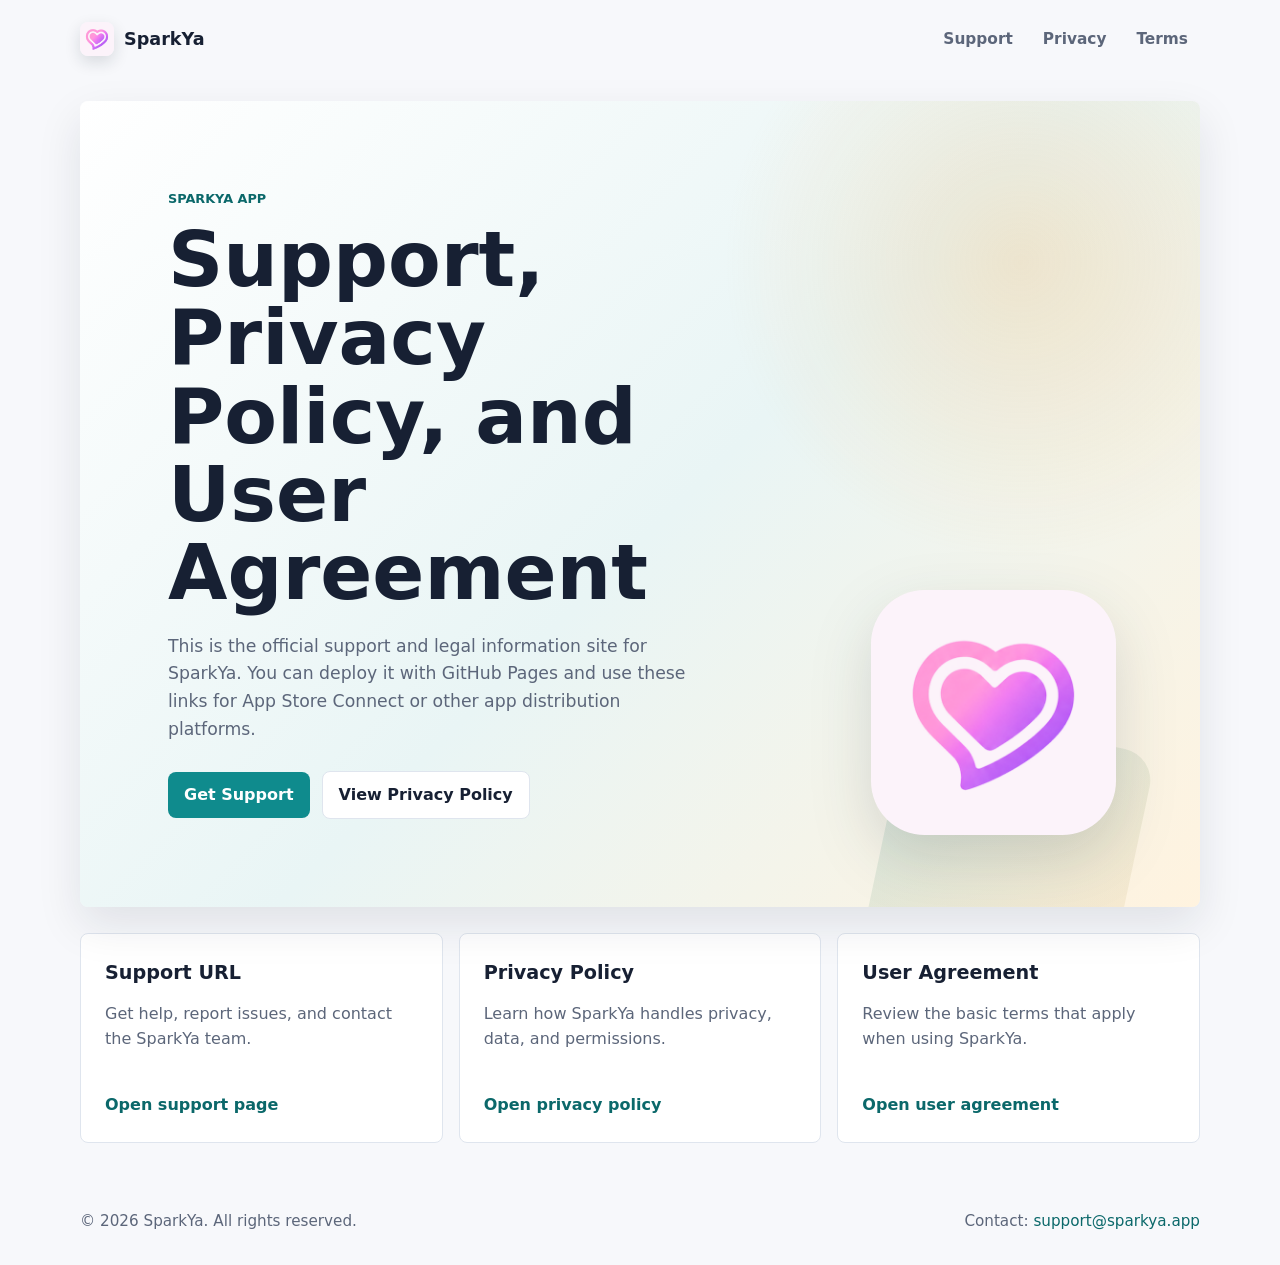
<file: index.html>
<!doctype html>
<html lang="en">
  <head>
    <meta charset="utf-8">
    <meta name="viewport" content="width=device-width, initial-scale=1">
    <meta name="description" content="SparkYa app support, privacy policy, and terms of service.">
    <title>SparkYa | Support & Legal</title>
    <link rel="icon" type="image/png" href="assets/app-icon.png">
    <link rel="stylesheet" href="assets/styles.css">
  </head>
  <body>
    <header class="site-header">
      <a class="brand" href="index.html" aria-label="SparkYa home">
        <img class="brand-mark" src="assets/app-icon.png" alt="" aria-hidden="true">
        <span>SparkYa</span>
      </a>
      <nav class="nav" aria-label="Primary navigation">
        <a href="support.html">Support</a>
        <a href="privacy.html">Privacy</a>
        <a href="terms.html">Terms</a>
      </nav>
    </header>

    <main>
      <section class="hero">
        <div class="hero-copy">
          <p class="eyebrow">SparkYa App</p>
          <h1>Support, Privacy Policy, and User Agreement</h1>
          <p>
            This is the official support and legal information site for SparkYa.
            You can deploy it with GitHub Pages and use these links for App Store
            Connect or other app distribution platforms.
          </p>
          <div class="hero-actions" aria-label="Main links">
            <a class="button primary" href="support.html">Get Support</a>
            <a class="button secondary" href="privacy.html">View Privacy Policy</a>
          </div>
        </div>
        <img class="hero-art" src="assets/app-icon.png" alt="SparkYa app icon">
      </section>

      <section class="link-grid" aria-label="SparkYa legal and support pages">
        <article class="link-card">
          <h2>Support URL</h2>
          <p>Get help, report issues, and contact the SparkYa team.</p>
          <a href="support.html">Open support page</a>
        </article>
        <article class="link-card">
          <h2>Privacy Policy</h2>
          <p>Learn how SparkYa handles privacy, data, and permissions.</p>
          <a href="privacy.html">Open privacy policy</a>
        </article>
        <article class="link-card">
          <h2>User Agreement</h2>
          <p>Review the basic terms that apply when using SparkYa.</p>
          <a href="terms.html">Open user agreement</a>
        </article>
      </section>
    </main>

    <footer class="site-footer">
      <p>© 2026 SparkYa. All rights reserved.</p>
      <p>
        Contact:
        <a href="mailto:support@sparkya.app">support@sparkya.app</a>
      </p>
    </footer>
  </body>
</html>
</file>
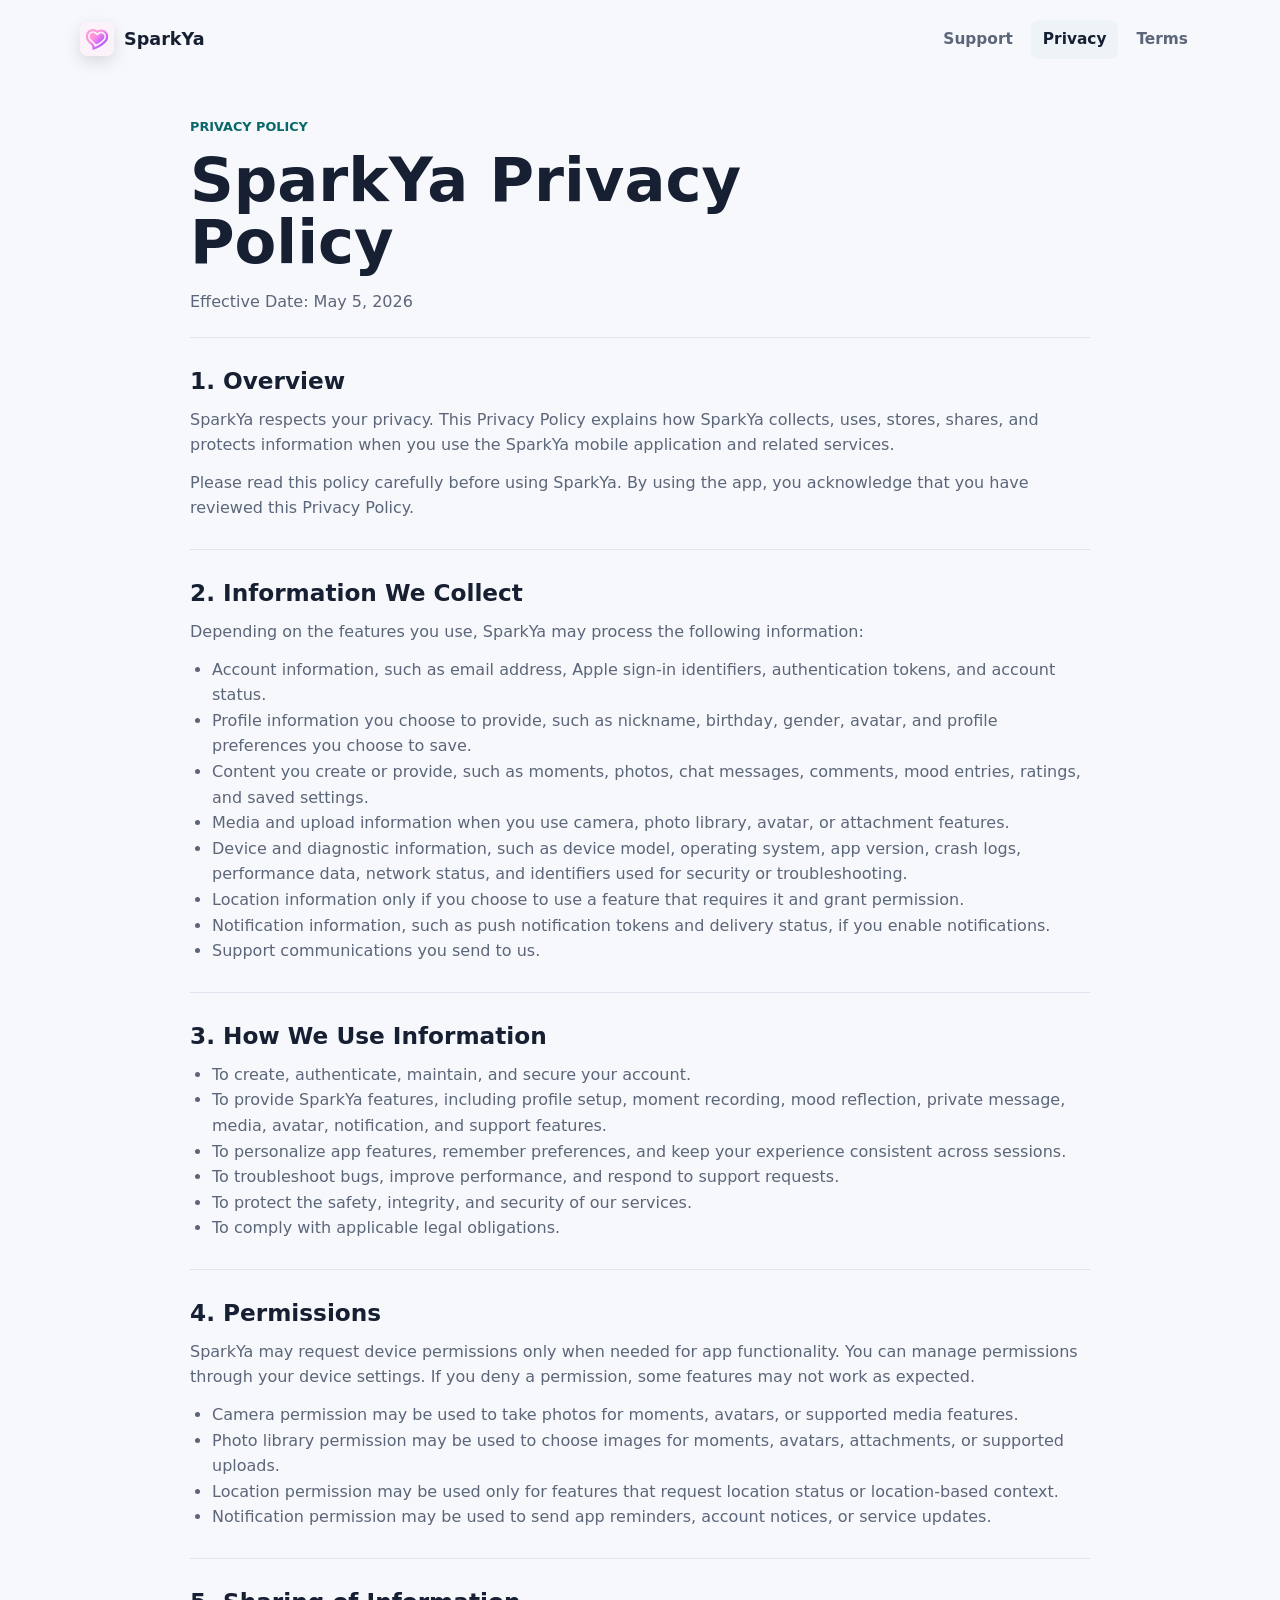
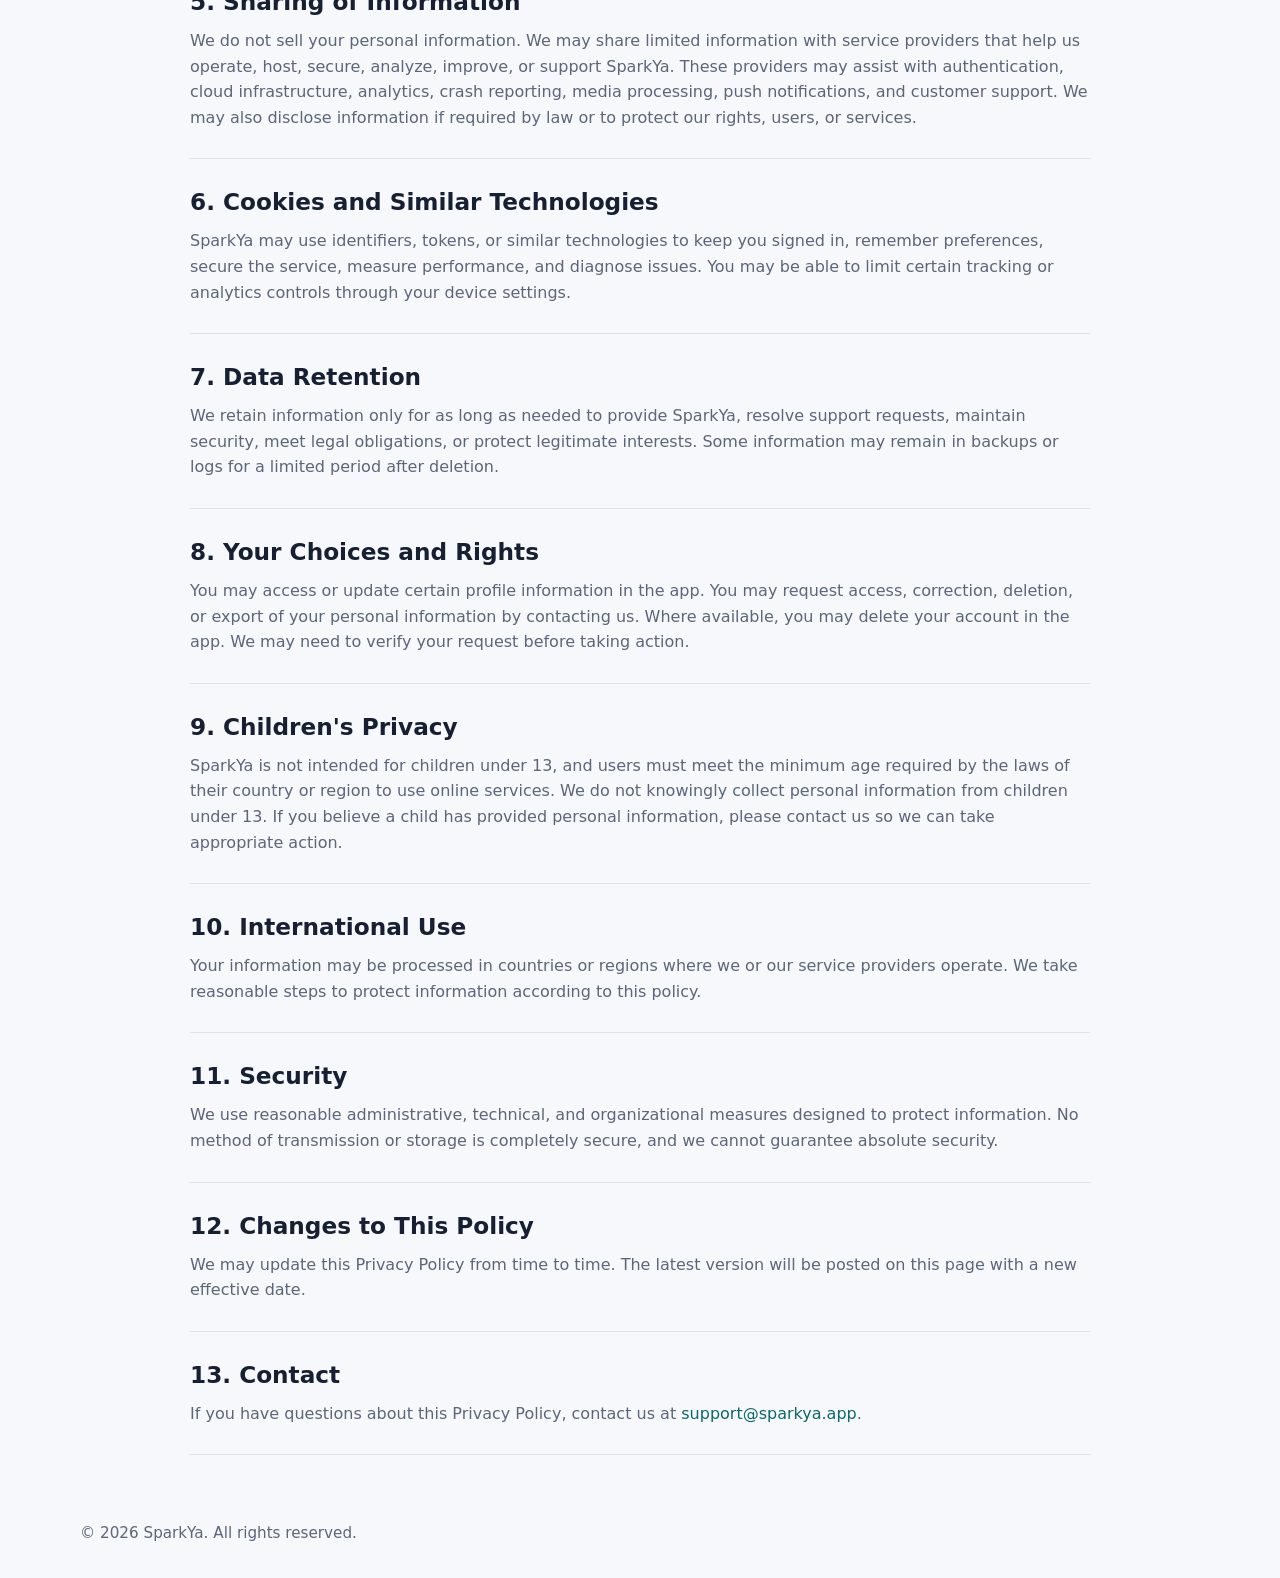
<file: privacy.html>
<!doctype html>
<html lang="en">
  <head>
    <meta charset="utf-8">
    <meta name="viewport" content="width=device-width, initial-scale=1">
    <meta name="description" content="SparkYa privacy policy.">
    <title>Privacy Policy | SparkYa</title>
    <link rel="icon" type="image/png" href="assets/app-icon.png">
    <link rel="stylesheet" href="assets/styles.css">
  </head>
  <body>
    <header class="site-header">
      <a class="brand" href="index.html" aria-label="SparkYa home">
        <img class="brand-mark" src="assets/app-icon.png" alt="" aria-hidden="true">
        <span>SparkYa</span>
      </a>
      <nav class="nav" aria-label="Primary navigation">
        <a href="support.html">Support</a>
        <a aria-current="page" href="privacy.html">Privacy</a>
        <a href="terms.html">Terms</a>
      </nav>
    </header>

    <main class="content-page legal">
      <div class="page-heading">
        <p class="eyebrow">Privacy Policy</p>
        <h1>SparkYa Privacy Policy</h1>
        <p>Effective Date: May 5, 2026</p>
      </div>

      <section class="content-section">
        <h2>1. Overview</h2>
        <p>
          SparkYa respects your privacy. This Privacy Policy explains how SparkYa
          collects, uses, stores, shares, and protects information when you use the
          SparkYa mobile application and related services.
        </p>
        <p>
          Please read this policy carefully before using SparkYa. By using the
          app, you acknowledge that you have reviewed this Privacy Policy.
        </p>
      </section>

      <section class="content-section">
        <h2>2. Information We Collect</h2>
        <p>Depending on the features you use, SparkYa may process the following information:</p>
        <ul>
          <li>Account information, such as email address, Apple sign-in identifiers, authentication tokens, and account status.</li>
          <li>Profile information you choose to provide, such as nickname, birthday, gender, avatar, and profile preferences you choose to save.</li>
          <li>Content you create or provide, such as moments, photos, chat messages, comments, mood entries, ratings, and saved settings.</li>
          <li>Media and upload information when you use camera, photo library, avatar, or attachment features.</li>
          <li>Device and diagnostic information, such as device model, operating system, app version, crash logs, performance data, network status, and identifiers used for security or troubleshooting.</li>
          <li>Location information only if you choose to use a feature that requires it and grant permission.</li>
          <li>Notification information, such as push notification tokens and delivery status, if you enable notifications.</li>
          <li>Support communications you send to us.</li>
        </ul>
      </section>

      <section class="content-section">
        <h2>3. How We Use Information</h2>
        <ul>
          <li>To create, authenticate, maintain, and secure your account.</li>
          <li>To provide SparkYa features, including profile setup, moment recording, mood reflection, private message, media, avatar, notification, and support features.</li>
          <li>To personalize app features, remember preferences, and keep your experience consistent across sessions.</li>
          <li>To troubleshoot bugs, improve performance, and respond to support requests.</li>
          <li>To protect the safety, integrity, and security of our services.</li>
          <li>To comply with applicable legal obligations.</li>
        </ul>
      </section>

      <section class="content-section">
        <h2>4. Permissions</h2>
        <p>
          SparkYa may request device permissions only when needed for app functionality.
          You can manage permissions through your device settings. If you deny a permission,
          some features may not work as expected.
        </p>
        <ul>
          <li>Camera permission may be used to take photos for moments, avatars, or supported media features.</li>
          <li>Photo library permission may be used to choose images for moments, avatars, attachments, or supported uploads.</li>
          <li>Location permission may be used only for features that request location status or location-based context.</li>
          <li>Notification permission may be used to send app reminders, account notices, or service updates.</li>
        </ul>
      </section>

      <section class="content-section">
        <h2>5. Sharing of Information</h2>
        <p>
          We do not sell your personal information. We may share limited information with
          service providers that help us operate, host, secure, analyze, improve, or support
          SparkYa. These providers may assist with authentication, cloud infrastructure,
          analytics, crash reporting, media processing, push notifications, and customer
          support. We may also disclose information if required by law or to protect our
          rights, users, or services.
        </p>
      </section>

      <section class="content-section">
        <h2>6. Cookies and Similar Technologies</h2>
        <p>
          SparkYa may use identifiers, tokens, or similar technologies to keep you signed
          in, remember preferences, secure the service, measure performance, and diagnose
          issues. You may be able to limit certain tracking or analytics controls through
          your device settings.
        </p>
      </section>

      <section class="content-section">
        <h2>7. Data Retention</h2>
        <p>
          We retain information only for as long as needed to provide SparkYa, resolve
          support requests, maintain security, meet legal obligations, or protect legitimate
          interests. Some information may remain in backups or logs for a limited period
          after deletion.
        </p>
      </section>

      <section class="content-section">
        <h2>8. Your Choices and Rights</h2>
        <p>
          You may access or update certain profile information in the app. You may request
          access, correction, deletion, or export of your personal information by contacting
          us. Where available, you may delete your account in the app. We may need to verify
          your request before taking action.
        </p>
      </section>

      <section class="content-section">
        <h2>9. Children's Privacy</h2>
        <p>
          SparkYa is not intended for children under 13, and users must meet the minimum
          age required by the laws of their country or region to use online services. We do
          not knowingly collect personal information from children under 13. If you believe
          a child has provided personal information, please contact us so we can take
          appropriate action.
        </p>
      </section>

      <section class="content-section">
        <h2>10. International Use</h2>
        <p>
          Your information may be processed in countries or regions where we or our service
          providers operate. We take reasonable steps to protect information according to
          this policy.
        </p>
      </section>

      <section class="content-section">
        <h2>11. Security</h2>
        <p>
          We use reasonable administrative, technical, and organizational measures designed
          to protect information. No method of transmission or storage is completely secure,
          and we cannot guarantee absolute security.
        </p>
      </section>

      <section class="content-section">
        <h2>12. Changes to This Policy</h2>
        <p>
          We may update this Privacy Policy from time to time. The latest version will be
          posted on this page with a new effective date.
        </p>
      </section>

      <section class="content-section">
        <h2>13. Contact</h2>
        <p>
          If you have questions about this Privacy Policy, contact us at
          <a href="mailto:support@sparkya.app">support@sparkya.app</a>.
        </p>
      </section>
    </main>

    <footer class="site-footer">
      <p>© 2026 SparkYa. All rights reserved.</p>
    </footer>
  </body>
</html>
</file>
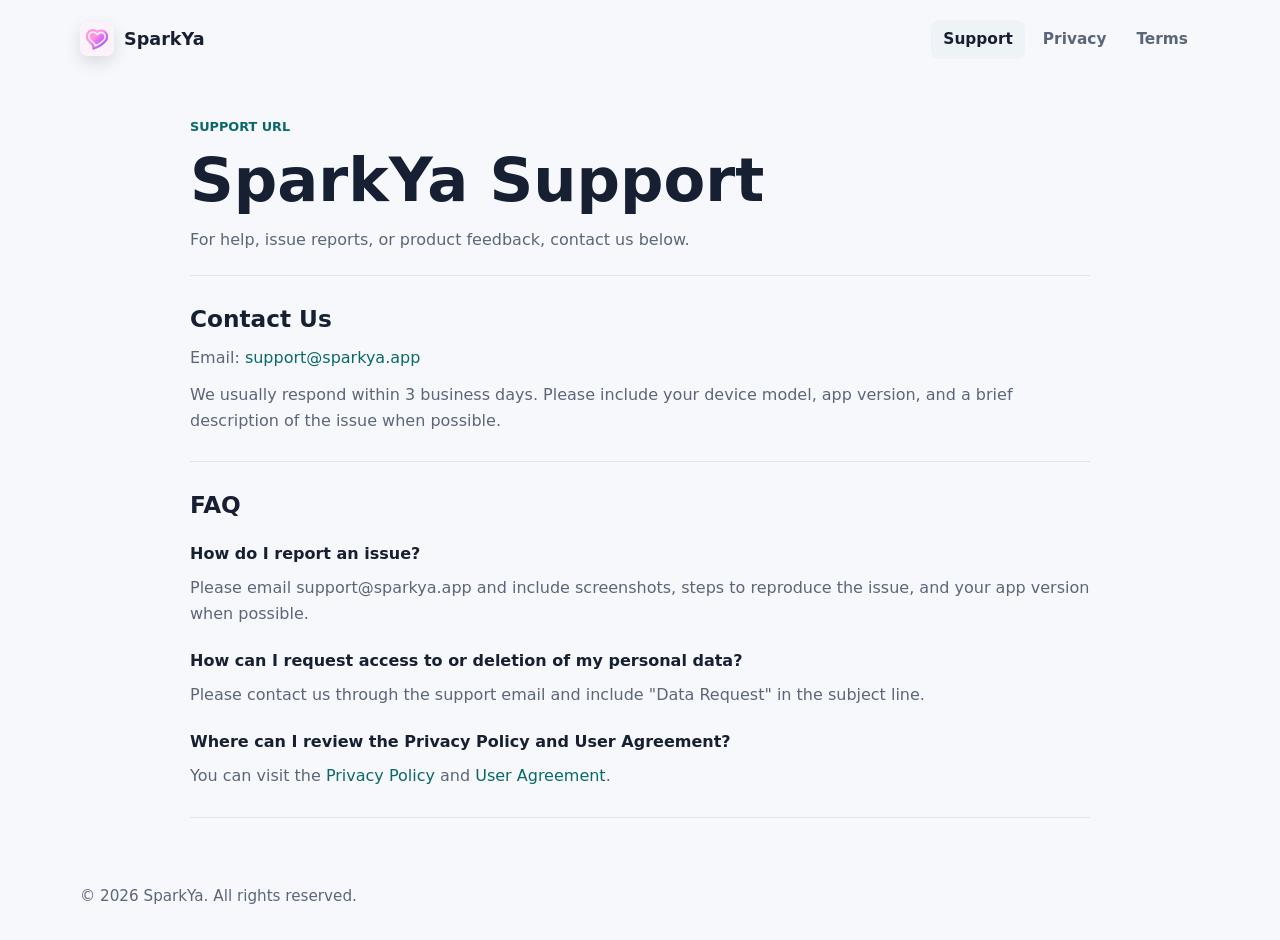
<file: support.html>
<!doctype html>
<html lang="en">
  <head>
    <meta charset="utf-8">
    <meta name="viewport" content="width=device-width, initial-scale=1">
    <meta name="description" content="SparkYa support page and contact information.">
    <title>Support | SparkYa</title>
    <link rel="icon" type="image/png" href="assets/app-icon.png">
    <link rel="stylesheet" href="assets/styles.css">
  </head>
  <body>
    <header class="site-header">
      <a class="brand" href="index.html" aria-label="SparkYa home">
        <img class="brand-mark" src="assets/app-icon.png" alt="" aria-hidden="true">
        <span>SparkYa</span>
      </a>
      <nav class="nav" aria-label="Primary navigation">
        <a aria-current="page" href="support.html">Support</a>
        <a href="privacy.html">Privacy</a>
        <a href="terms.html">Terms</a>
      </nav>
    </header>

    <main class="content-page">
      <div class="page-heading">
        <p class="eyebrow">Support URL</p>
        <h1>SparkYa Support</h1>
        <p>For help, issue reports, or product feedback, contact us below.</p>
      </div>

      <section class="content-section">
        <h2>Contact Us</h2>
        <p>
          Email:
          <a href="mailto:support@sparkya.app">support@sparkya.app</a>
        </p>
        <p>
          We usually respond within 3 business days. Please include your device model,
          app version, and a brief description of the issue when possible.
        </p>
      </section>

      <section class="content-section">
        <h2>FAQ</h2>
        <h3>How do I report an issue?</h3>
        <p>Please email support@sparkya.app and include screenshots, steps to reproduce the issue, and your app version when possible.</p>
        <h3>How can I request access to or deletion of my personal data?</h3>
        <p>Please contact us through the support email and include "Data Request" in the subject line.</p>
        <h3>Where can I review the Privacy Policy and User Agreement?</h3>
        <p>
          You can visit the
          <a href="privacy.html">Privacy Policy</a>
          and
          <a href="terms.html">User Agreement</a>.
        </p>
      </section>
    </main>

    <footer class="site-footer">
      <p>© 2026 SparkYa. All rights reserved.</p>
    </footer>
  </body>
</html>
</file>
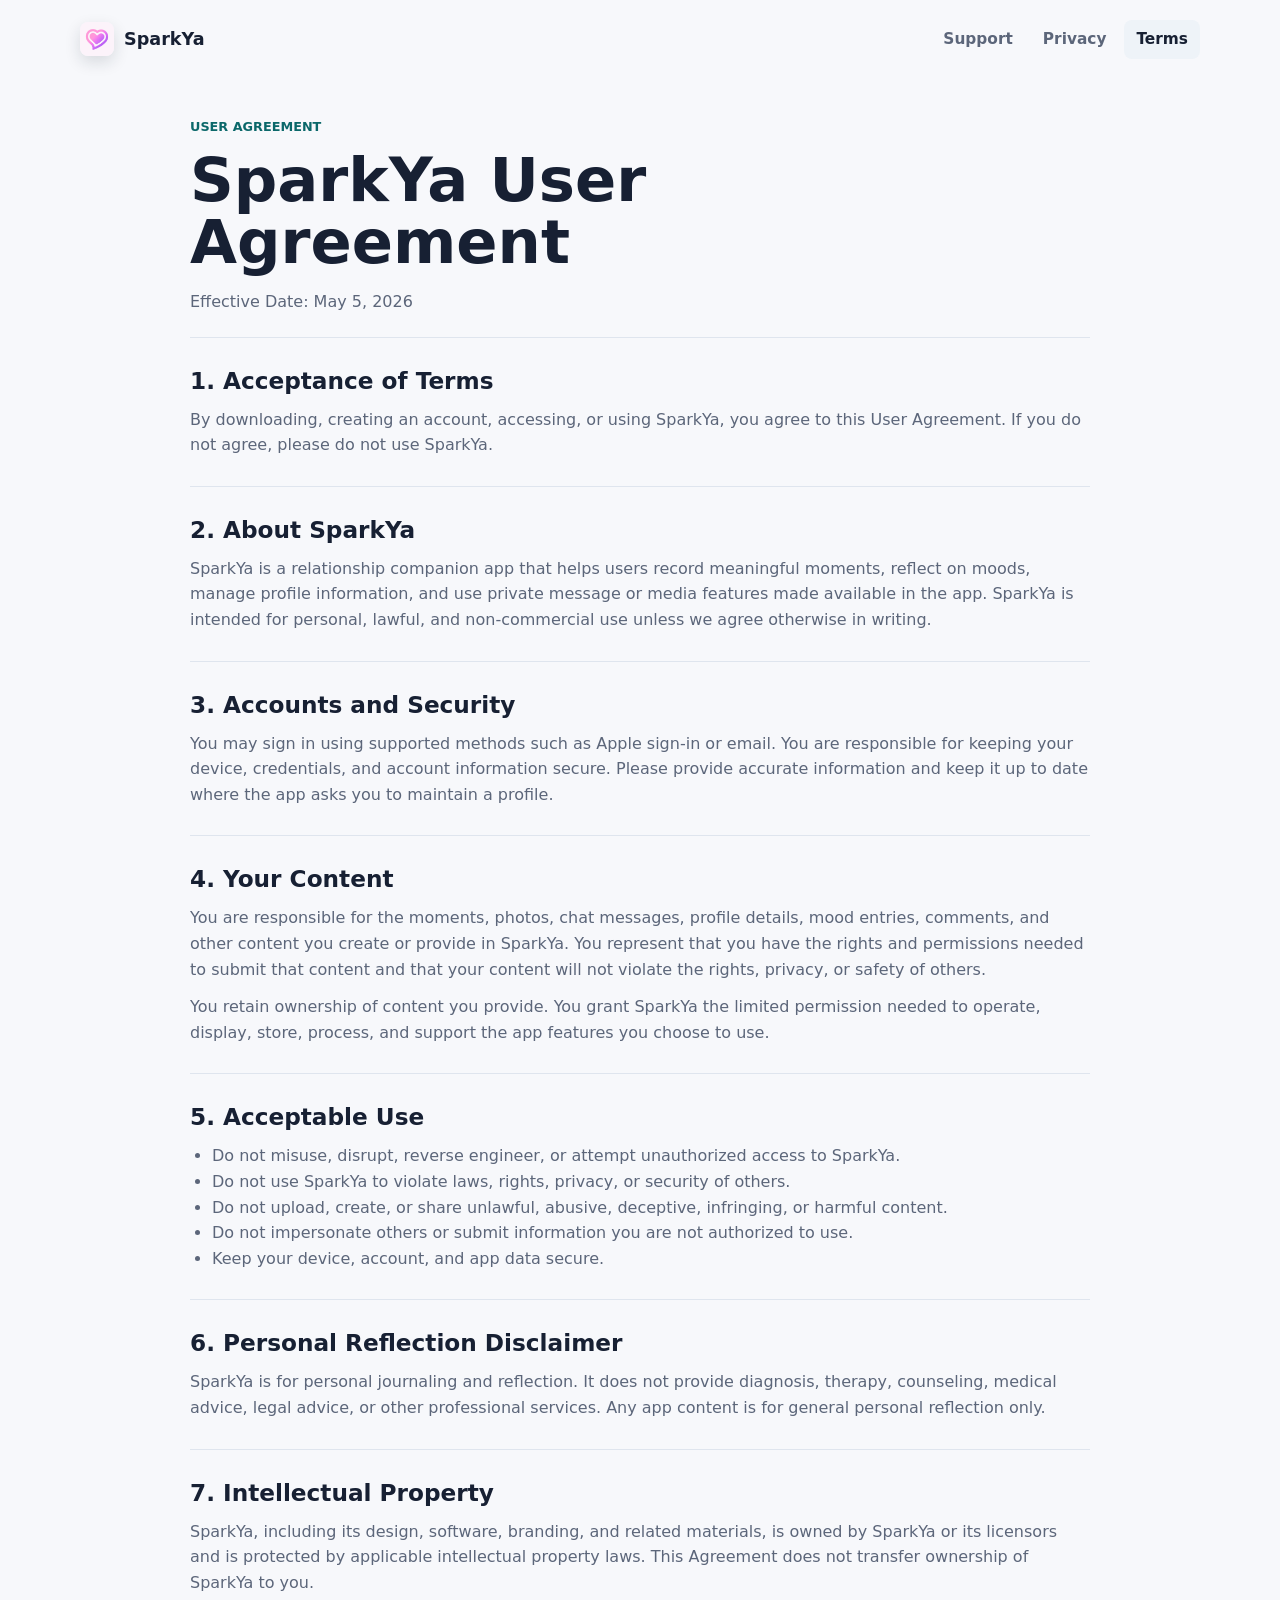
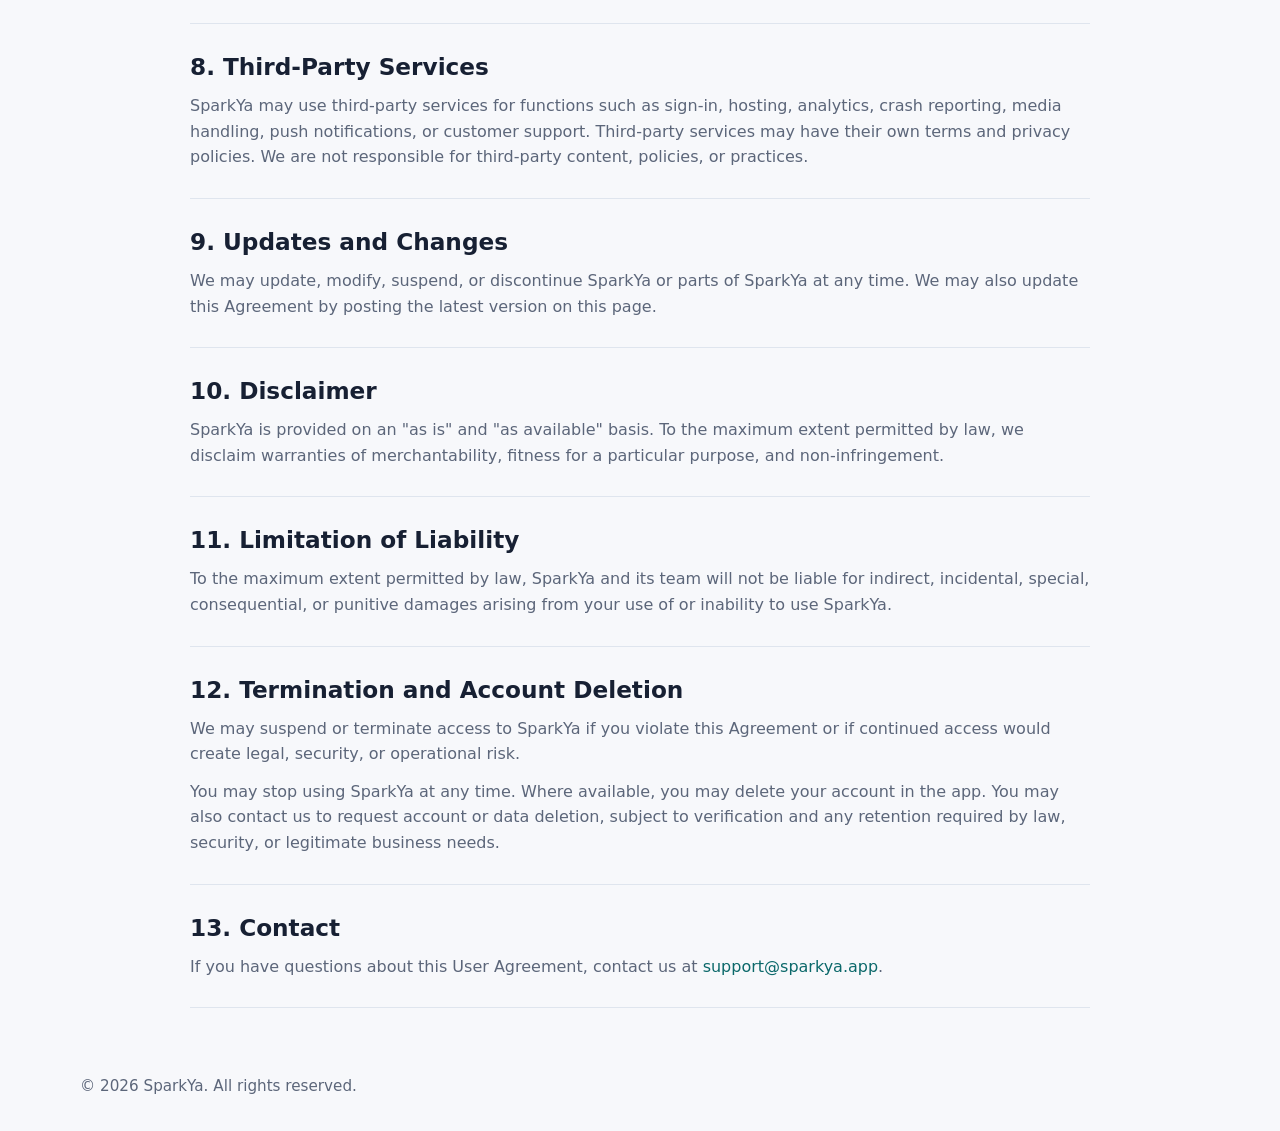
<file: terms.html>
<!doctype html>
<html lang="en">
  <head>
    <meta charset="utf-8">
    <meta name="viewport" content="width=device-width, initial-scale=1">
    <meta name="description" content="SparkYa terms of service and user agreement.">
    <title>User Agreement | SparkYa</title>
    <link rel="icon" type="image/png" href="assets/app-icon.png">
    <link rel="stylesheet" href="assets/styles.css">
  </head>
  <body>
    <header class="site-header">
      <a class="brand" href="index.html" aria-label="SparkYa home">
        <img class="brand-mark" src="assets/app-icon.png" alt="" aria-hidden="true">
        <span>SparkYa</span>
      </a>
      <nav class="nav" aria-label="Primary navigation">
        <a href="support.html">Support</a>
        <a href="privacy.html">Privacy</a>
        <a aria-current="page" href="terms.html">Terms</a>
      </nav>
    </header>

    <main class="content-page legal">
      <div class="page-heading">
        <p class="eyebrow">User Agreement</p>
        <h1>SparkYa User Agreement</h1>
        <p>Effective Date: May 5, 2026</p>
      </div>

      <section class="content-section">
        <h2>1. Acceptance of Terms</h2>
        <p>
          By downloading, creating an account, accessing, or using SparkYa, you agree
          to this User Agreement. If you do not agree, please do not use SparkYa.
        </p>
      </section>

      <section class="content-section">
        <h2>2. About SparkYa</h2>
        <p>
          SparkYa is a relationship companion app that helps users record meaningful
          moments, reflect on moods, manage profile information, and use private
          message or media features made available in the app. SparkYa is intended
          for personal, lawful, and non-commercial use unless we agree otherwise in
          writing.
        </p>
      </section>

      <section class="content-section">
        <h2>3. Accounts and Security</h2>
        <p>
          You may sign in using supported methods such as Apple sign-in or email. You
          are responsible for keeping your device, credentials, and account information
          secure. Please provide accurate information and keep it up to date where the
          app asks you to maintain a profile.
        </p>
      </section>

      <section class="content-section">
        <h2>4. Your Content</h2>
        <p>
          You are responsible for the moments, photos, chat messages, profile details,
          mood entries, comments, and other content you create or provide in SparkYa.
          You represent that you have the rights and permissions needed to submit that
          content and that your content will not violate the rights, privacy, or safety
          of others.
        </p>
        <p>
          You retain ownership of content you provide. You grant SparkYa the limited
          permission needed to operate, display, store, process, and support the app
          features you choose to use.
        </p>
      </section>

      <section class="content-section">
        <h2>5. Acceptable Use</h2>
        <ul>
          <li>Do not misuse, disrupt, reverse engineer, or attempt unauthorized access to SparkYa.</li>
          <li>Do not use SparkYa to violate laws, rights, privacy, or security of others.</li>
          <li>Do not upload, create, or share unlawful, abusive, deceptive, infringing, or harmful content.</li>
          <li>Do not impersonate others or submit information you are not authorized to use.</li>
          <li>Keep your device, account, and app data secure.</li>
        </ul>
      </section>

      <section class="content-section">
        <h2>6. Personal Reflection Disclaimer</h2>
        <p>
          SparkYa is for personal journaling and reflection. It does not provide
          diagnosis, therapy, counseling, medical advice, legal advice, or other
          professional services. Any app content is for general personal reflection
          only.
        </p>
      </section>

      <section class="content-section">
        <h2>7. Intellectual Property</h2>
        <p>
          SparkYa, including its design, software, branding, and related materials, is owned
          by SparkYa or its licensors and is protected by applicable intellectual property
          laws. This Agreement does not transfer ownership of SparkYa to you.
        </p>
      </section>

      <section class="content-section">
        <h2>8. Third-Party Services</h2>
        <p>
          SparkYa may use third-party services for functions such as sign-in, hosting,
          analytics, crash reporting, media handling, push notifications, or customer
          support. Third-party services may have their own terms and privacy policies.
          We are not responsible for third-party content, policies, or practices.
        </p>
      </section>

      <section class="content-section">
        <h2>9. Updates and Changes</h2>
        <p>
          We may update, modify, suspend, or discontinue SparkYa or parts of SparkYa at any
          time. We may also update this Agreement by posting the latest version on this page.
        </p>
      </section>

      <section class="content-section">
        <h2>10. Disclaimer</h2>
        <p>
          SparkYa is provided on an "as is" and "as available" basis. To the maximum extent
          permitted by law, we disclaim warranties of merchantability, fitness for a
          particular purpose, and non-infringement.
        </p>
      </section>

      <section class="content-section">
        <h2>11. Limitation of Liability</h2>
        <p>
          To the maximum extent permitted by law, SparkYa and its team will not be liable for
          indirect, incidental, special, consequential, or punitive damages arising from your
          use of or inability to use SparkYa.
        </p>
      </section>

      <section class="content-section">
        <h2>12. Termination and Account Deletion</h2>
        <p>
          We may suspend or terminate access to SparkYa if you violate this Agreement or if
          continued access would create legal, security, or operational risk.
        </p>
        <p>
          You may stop using SparkYa at any time. Where available, you may delete your
          account in the app. You may also contact us to request account or data deletion,
          subject to verification and any retention required by law, security, or legitimate
          business needs.
        </p>
      </section>

      <section class="content-section">
        <h2>13. Contact</h2>
        <p>
          If you have questions about this User Agreement, contact us at
          <a href="mailto:support@sparkya.app">support@sparkya.app</a>.
        </p>
      </section>
    </main>

    <footer class="site-footer">
      <p>© 2026 SparkYa. All rights reserved.</p>
    </footer>
  </body>
</html>
</file>
<file: assets/styles.css>
:root {
  color-scheme: light;
  --bg: #f7f8fb;
  --surface: #ffffff;
  --surface-muted: #eef3f8;
  --text: #172033;
  --muted: #5c667a;
  --line: #dfe5ee;
  --accent: #0f8b8d;
  --accent-dark: #0b686a;
  --warm: #f2aa4c;
  --shadow: 0 18px 45px rgba(23, 32, 51, 0.1);
}

* {
  box-sizing: border-box;
}

body {
  margin: 0;
  min-height: 100vh;
  background: var(--bg);
  color: var(--text);
  font-family:
    Inter, ui-sans-serif, system-ui, -apple-system, BlinkMacSystemFont, "Segoe UI",
    sans-serif;
  line-height: 1.6;
}

a {
  color: var(--accent-dark);
  text-decoration: none;
}

a:hover {
  text-decoration: underline;
}

.site-header {
  display: flex;
  align-items: center;
  justify-content: space-between;
  gap: 24px;
  width: min(1120px, calc(100% - 32px));
  margin: 0 auto;
  padding: 20px 0;
}

.brand {
  display: inline-flex;
  align-items: center;
  gap: 10px;
  color: var(--text);
  font-size: 1.1rem;
  font-weight: 760;
}

.brand:hover {
  text-decoration: none;
}

.brand-mark {
  width: 34px;
  height: 34px;
  border-radius: 8px;
  object-fit: cover;
  box-shadow: 0 6px 16px rgba(23, 32, 51, 0.14);
}

.nav {
  display: flex;
  align-items: center;
  gap: 6px;
  flex-wrap: wrap;
  justify-content: flex-end;
}

.nav a {
  min-height: 38px;
  display: inline-flex;
  align-items: center;
  padding: 7px 12px;
  border-radius: 8px;
  color: var(--muted);
  font-size: 0.96rem;
  font-weight: 650;
}

.nav a:hover,
.nav a[aria-current="page"] {
  background: var(--surface-muted);
  color: var(--text);
  text-decoration: none;
}

.hero {
  width: min(1120px, calc(100% - 32px));
  min-height: 470px;
  margin: 22px auto 0;
  display: grid;
  align-items: center;
  border-radius: 8px;
  background:
    radial-gradient(circle at 84% 20%, rgba(242, 170, 76, 0.22), transparent 26%),
    linear-gradient(135deg, #ffffff 0%, #e9f5f5 52%, #fff3df 100%);
  box-shadow: var(--shadow);
  overflow: hidden;
  position: relative;
}

.hero::after {
  content: "";
  position: absolute;
  right: 6%;
  bottom: -70px;
  width: 250px;
  height: 250px;
  border-radius: 32px;
  background:
    linear-gradient(135deg, rgba(15, 139, 141, 0.9), rgba(242, 170, 76, 0.75));
  transform: rotate(12deg);
  opacity: 0.16;
}

.hero-copy {
  width: min(720px, 100%);
  padding: clamp(36px, 8vw, 88px);
  position: relative;
  z-index: 1;
}

.hero-art {
  position: absolute;
  right: clamp(22px, 7vw, 84px);
  bottom: clamp(26px, 7vw, 72px);
  width: clamp(118px, 24vw, 245px);
  height: auto;
  border-radius: 22%;
  z-index: 1;
  filter: drop-shadow(0 22px 30px rgba(23, 32, 51, 0.14));
}

.eyebrow {
  margin: 0 0 12px;
  color: var(--accent-dark);
  font-size: 0.8rem;
  font-weight: 800;
  letter-spacing: 0;
  text-transform: uppercase;
}

h1,
h2,
h3,
p {
  overflow-wrap: anywhere;
}

h1 {
  margin: 0;
  max-width: 760px;
  font-size: clamp(2.35rem, 7vw, 4.8rem);
  line-height: 1.02;
  letter-spacing: 0;
}

.hero-copy p:not(.eyebrow) {
  margin: 20px 0 0;
  max-width: 680px;
  color: var(--muted);
  font-size: 1.08rem;
}

.hero-actions {
  display: flex;
  align-items: center;
  flex-wrap: wrap;
  gap: 12px;
  margin-top: 28px;
}

.button {
  min-height: 46px;
  display: inline-flex;
  align-items: center;
  justify-content: center;
  padding: 10px 16px;
  border-radius: 8px;
  font-weight: 760;
}

.button:hover {
  text-decoration: none;
}

.button.primary {
  background: var(--accent);
  color: #ffffff;
}

.button.secondary {
  background: #ffffff;
  color: var(--text);
  border: 1px solid var(--line);
}

.link-grid {
  width: min(1120px, calc(100% - 32px));
  margin: 26px auto 0;
  display: grid;
  grid-template-columns: repeat(3, minmax(0, 1fr));
  gap: 16px;
}

.link-card {
  min-height: 210px;
  display: flex;
  flex-direction: column;
  padding: 24px;
  border: 1px solid var(--line);
  border-radius: 8px;
  background: var(--surface);
}

.link-card h2 {
  margin: 0;
  font-size: 1.2rem;
}

.link-card p {
  margin: 12px 0 22px;
  color: var(--muted);
}

.link-card a {
  margin-top: auto;
  font-weight: 760;
}

.content-page {
  width: min(900px, calc(100% - 32px));
  margin: 38px auto 0;
}

.page-heading {
  padding-bottom: 22px;
  border-bottom: 1px solid var(--line);
}

.page-heading h1 {
  font-size: clamp(2.2rem, 6vw, 3.8rem);
}

.page-heading p:last-child {
  margin: 16px 0 0;
  color: var(--muted);
}

.content-section {
  padding: 28px 0;
  border-bottom: 1px solid var(--line);
}

.content-section h2 {
  margin: 0 0 12px;
  font-size: 1.45rem;
  line-height: 1.25;
}

.content-section h3 {
  margin: 22px 0 8px;
  font-size: 1rem;
}

.content-section p,
.content-section li {
  color: var(--muted);
}

.content-section p {
  margin: 0 0 12px;
}

.content-section p:last-child {
  margin-bottom: 0;
}

.content-section ul {
  margin: 0;
  padding-left: 22px;
}

.legal {
  counter-reset: section;
}

.site-footer {
  width: min(1120px, calc(100% - 32px));
  display: flex;
  justify-content: space-between;
  gap: 14px;
  flex-wrap: wrap;
  margin: 42px auto 0;
  padding: 24px 0 32px;
  color: var(--muted);
  font-size: 0.95rem;
}

.site-footer p {
  margin: 0;
}

@media (max-width: 760px) {
  .site-header {
    align-items: flex-start;
    flex-direction: column;
    gap: 14px;
  }

  .nav {
    justify-content: flex-start;
  }

  .hero {
    min-height: auto;
  }

  .hero-copy {
    padding: 34px 22px;
  }

  .hero-art {
    position: relative;
    right: auto;
    bottom: auto;
    width: min(170px, 46vw);
    margin: 0 0 28px 22px;
  }

  .hero-actions {
    align-items: stretch;
    flex-direction: column;
  }

  .button {
    width: 100%;
  }

  .link-grid {
    grid-template-columns: 1fr;
  }

  .link-card {
    min-height: 170px;
  }
}
</file>
